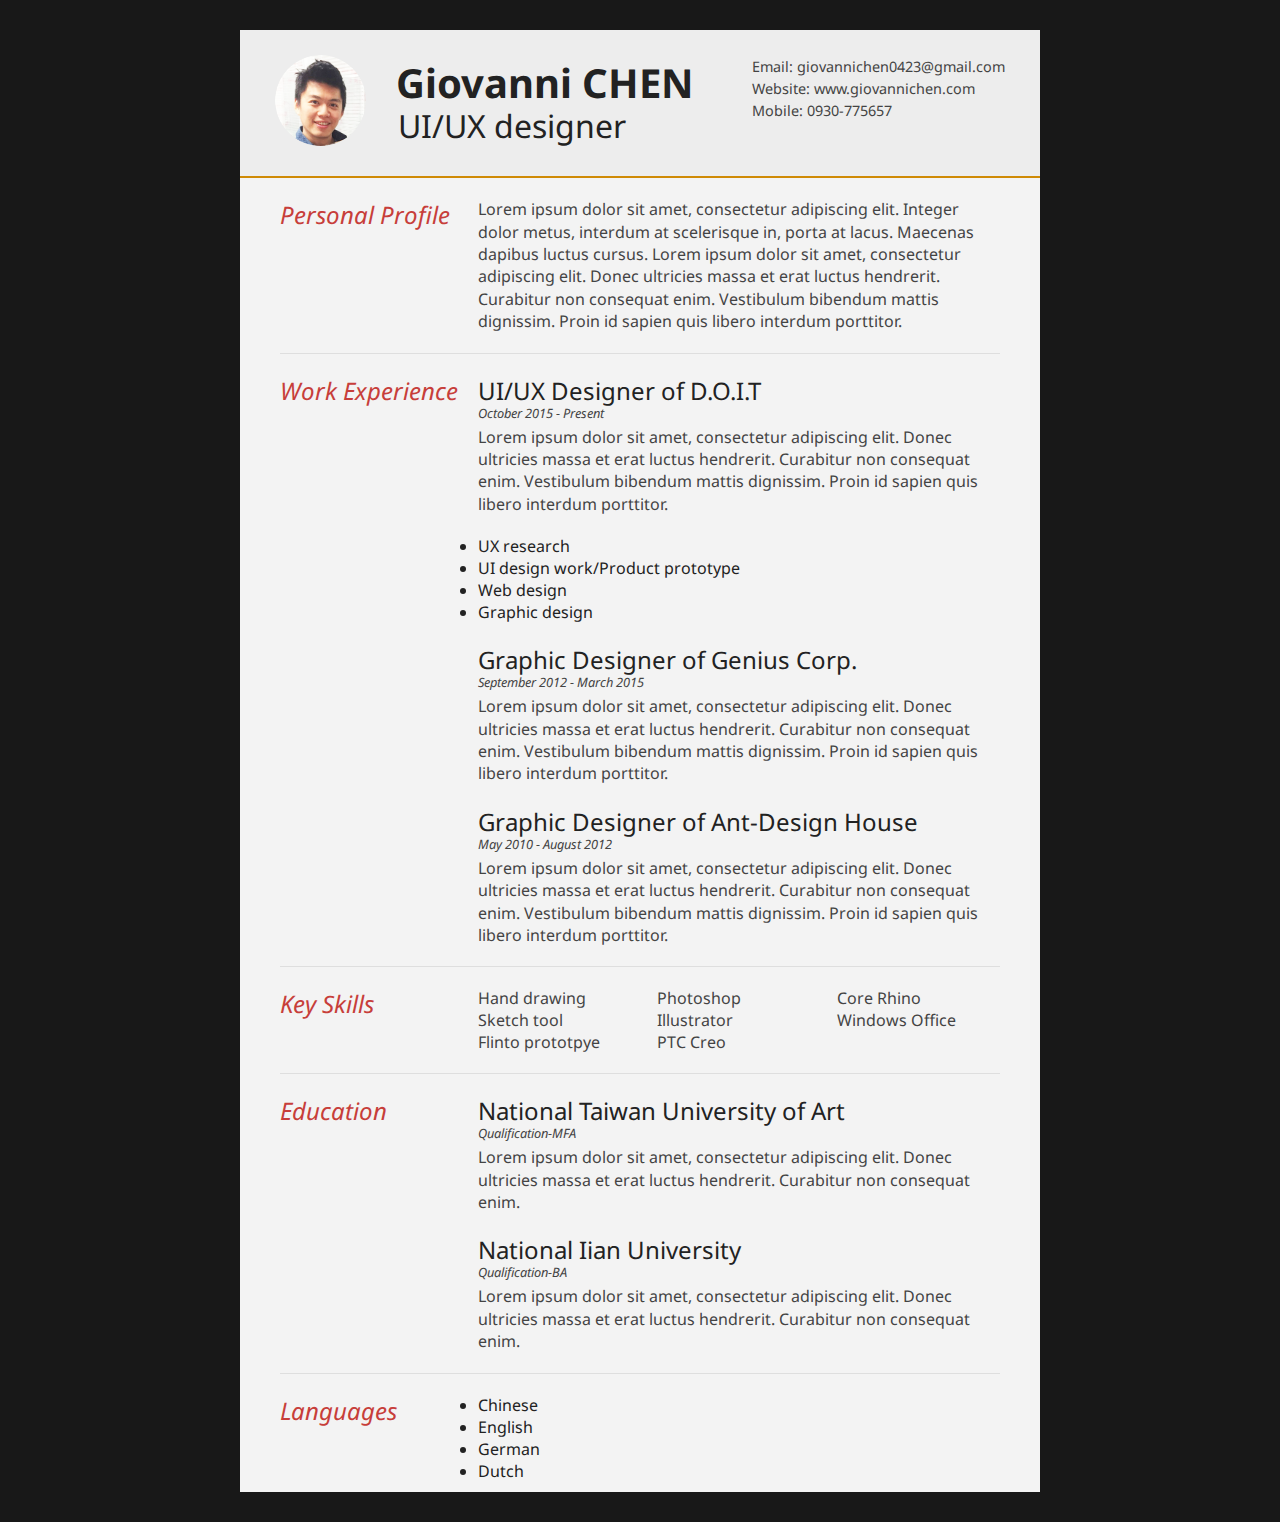
<file: index.html>
<!DOCTYPE html>
<html>
<head>
<title>Giovanni's Resume</title>

<meta name="viewport" content="width=device-width"/>
<meta charset="UTF-8"> 
<meta name="description" content="Giovanni's Blog"/>

<link href="style.css" type="text/css" rel="stylesheet">
<link href='https://fonts.googleapis.com/css?family=Noto+Sans' rel='stylesheet' type='text/css'>

<!--[if lt IE 9]>
<script src="//html5shiv.googlecode.com/svn/trunk/html5.js"></script>
<![endif]-->
</head>
<body id="top">
<div id="cv" class="instaFade">
	<div class="mainDetails">
		<div id="headshot" class="quickFade">
			<img src="headshot.png" alt="Alan Smith" />
		</div>
		
		<div id="name">
			<h1 class="quickFade delayTwo">Giovanni CHEN</h1>
			<h2 class="quickFade delayThree">UI/UX designer</h2>
		</div>
		
		<div id="contactDetails" class="quickFade delayFour">
			<ul>
				<li>Email: <a href="mailto:giovannichen0423@gmail.com" target="_blank">giovannichen0423@gmail.com</a></li>
				<li>Website: <a href="http://www.giovannichen.com">www.giovannichen.com</a></li>
				<li>Mobile: 0930-775657</li>
			</ul>
		</div>
		<div class="clear"></div>
	</div>
	
	<div id="mainArea" class="quickFade delayFive">
		<section>
			<article>
				<div class="sectionTitle">
					<h1>Personal Profile</h1>
				</div>
				
				<div class="sectionContent">
					<p>Lorem ipsum dolor sit amet, consectetur adipiscing elit. Integer dolor metus, interdum at scelerisque in, porta at lacus. Maecenas dapibus luctus cursus. Lorem ipsum dolor sit amet, consectetur adipiscing elit. Donec ultricies massa et erat luctus hendrerit. Curabitur non consequat enim. Vestibulum bibendum mattis dignissim. Proin id sapien quis libero interdum porttitor.
					</p>
				</div>
			</article>
			<div class="clear"></div>
		</section>
		
		
		<section>
			<div class="sectionTitle">
				<h1>Work Experience</h1>
			</div>
			
			<div class="sectionContent">
				<article>
					<h2>UI/UX Designer of D.O.I.T</h2>
					<p class="subDetails">October 2015 - Present</p>
					<p>Lorem ipsum dolor sit amet, consectetur adipiscing elit. Donec ultricies massa et erat luctus hendrerit. Curabitur non consequat enim. Vestibulum bibendum mattis dignissim. Proin id sapien quis libero interdum porttitor.
                    <ul>
	                    <li>UX research</li>
	                    <li>UI design work/Product prototype</li>
	                    <li>Web design</li>
	                    <li>Graphic design</li>
                    </ul>
					</p>
				</article>
				
				<article>
					<h2>Graphic Designer of Genius Corp.</h2>
					<p class="subDetails">September 2012 - March 2015</p>
					<p>Lorem ipsum dolor sit amet, consectetur adipiscing elit. Donec ultricies massa et erat luctus hendrerit. Curabitur non consequat enim. Vestibulum bibendum mattis dignissim. Proin id sapien quis libero interdum porttitor.</p>
				</article>
				
				<article>
					<h2>Graphic Designer of Ant-Design House</h2>
					<p class="subDetails">May 2010 - August 2012</p>
					<p>Lorem ipsum dolor sit amet, consectetur adipiscing elit. Donec ultricies massa et erat luctus hendrerit. Curabitur non consequat enim. Vestibulum bibendum mattis dignissim. Proin id sapien quis libero interdum porttitor.</p>
				</article>
			</div>
			<div class="clear"></div>
		</section>
		
		
		<section>
			<div class="sectionTitle">
				<h1>Key Skills</h1>
			</div>
			
			<div class="sectionContent">
				<ul class="keySkills">
					<li>Hand drawing</li>
					<li>Sketch tool</li>
					<li>Flinto prototpye</li>
					<li>Photoshop</li>
					<li>Illustrator</li>
					<li>PTC Creo</li>
					<li>Core Rhino</li>
					<li>Windows Office</li>
				</ul>
			</div>
			<div class="clear"></div>
		</section>
		
		
		<section>
			<div class="sectionTitle">
				<h1>Education</h1>
			</div>
			
			<div class="sectionContent">
				<article>
					<h2>National Taiwan University of Art</h2>
					<p class="subDetails">Qualification-MFA</p>
					<p>Lorem ipsum dolor sit amet, consectetur adipiscing elit. Donec ultricies massa et erat luctus hendrerit. Curabitur non consequat enim.</p>
				</article>
				
				<article>
					<h2>National Iian University</h2>
					<p class="subDetails">Qualification-BA</p>
					<p>Lorem ipsum dolor sit amet, consectetur adipiscing elit. Donec ultricies massa et erat luctus hendrerit. Curabitur non consequat enim.</p>
				</article>
			</div>
			<div class="clear"></div>
		</section>


				<section>
			<div class="sectionTitle">
				<h1>Languages</h1>
			</div>
			
			<div class="sectionContent">
				<ul class="Languages">
					<li>Chinese</li>
					<li>English</li>
					<li>German</li>
					<li>Dutch</li>
				</ul>
			</div>
			<div class="clear"></div>
		</section>
		
	</div>
</div>
<script type="text/javascript">
var gaJsHost = (("https:" == document.location.protocol) ? "https://ssl." : "http://www.");
document.write(unescape("%3Cscript src='" + gaJsHost + "google-analytics.com/ga.js' type='text/javascript'%3E%3C/script%3E"));
</script>
<script type="text/javascript">
var pageTracker = _gat._getTracker("");
pageTracker._initData();
pageTracker._trackPageview();
</script>
</body>
</html>
</file>
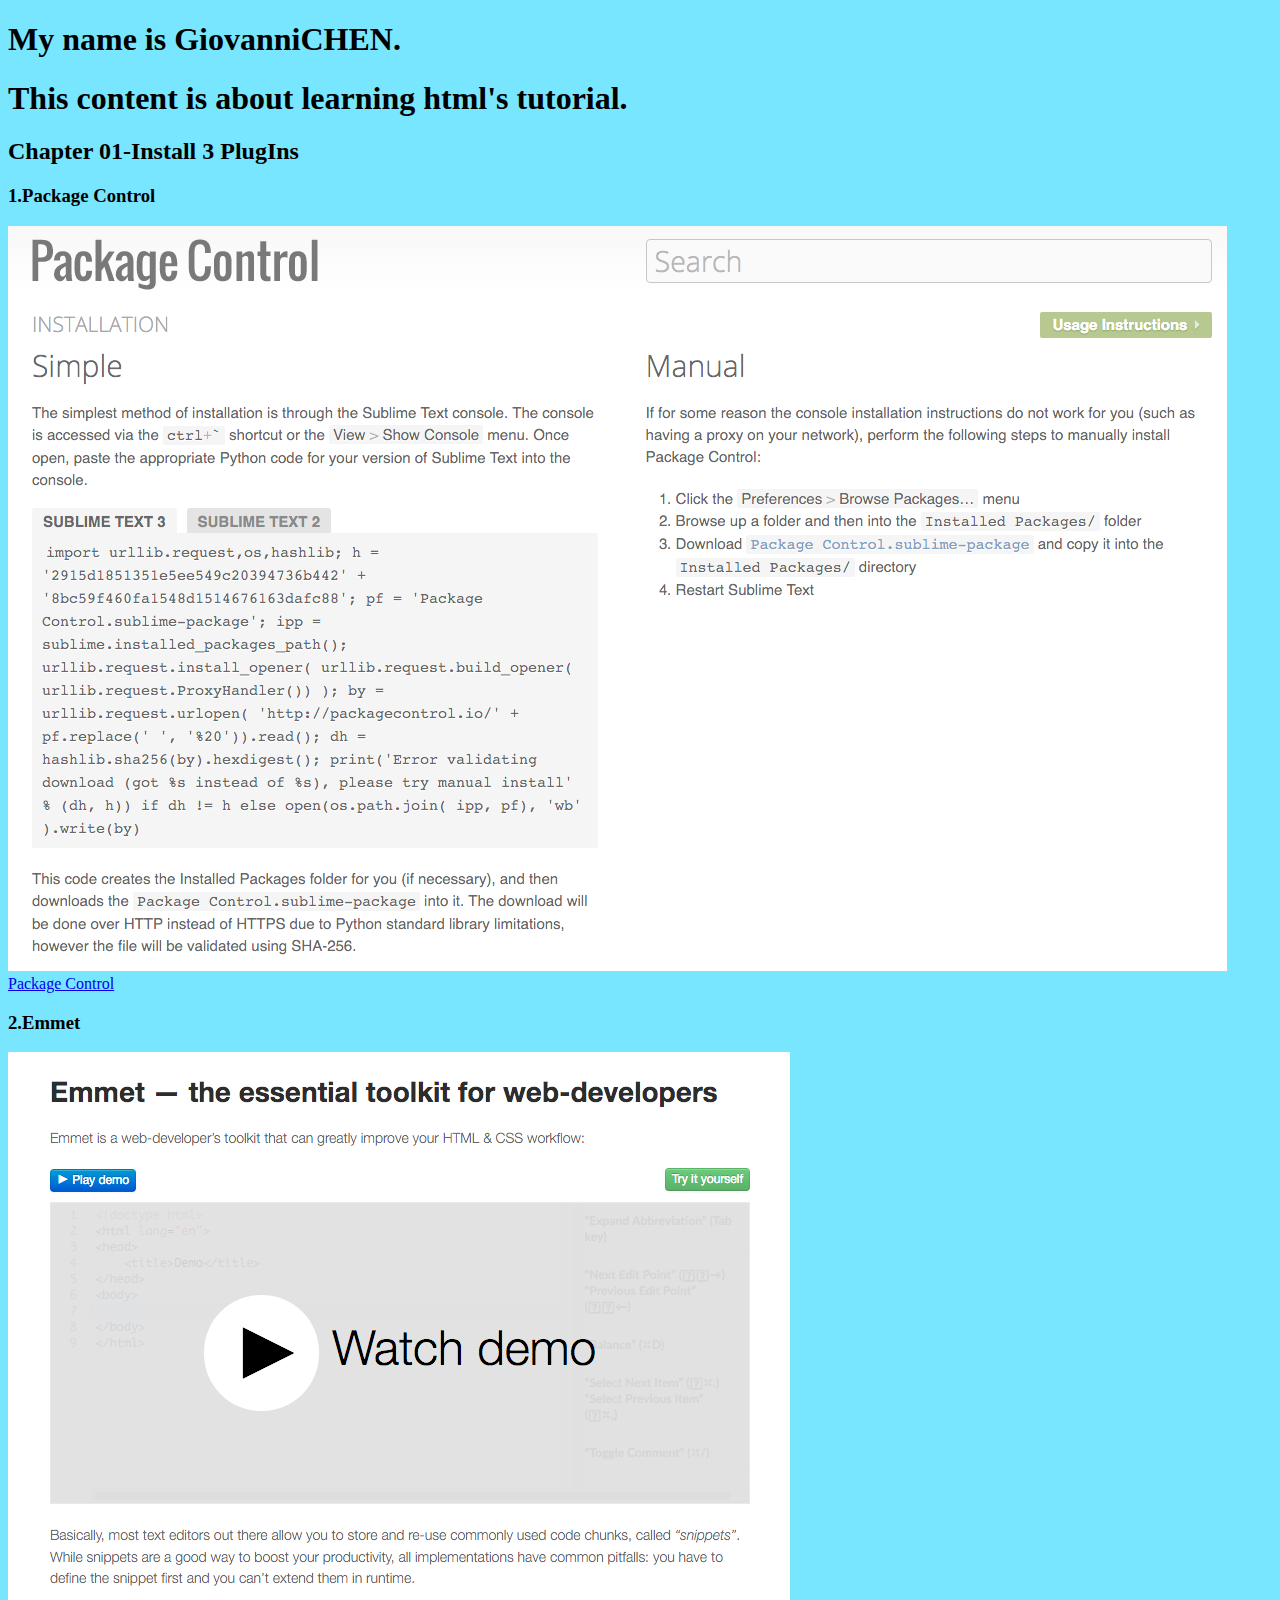
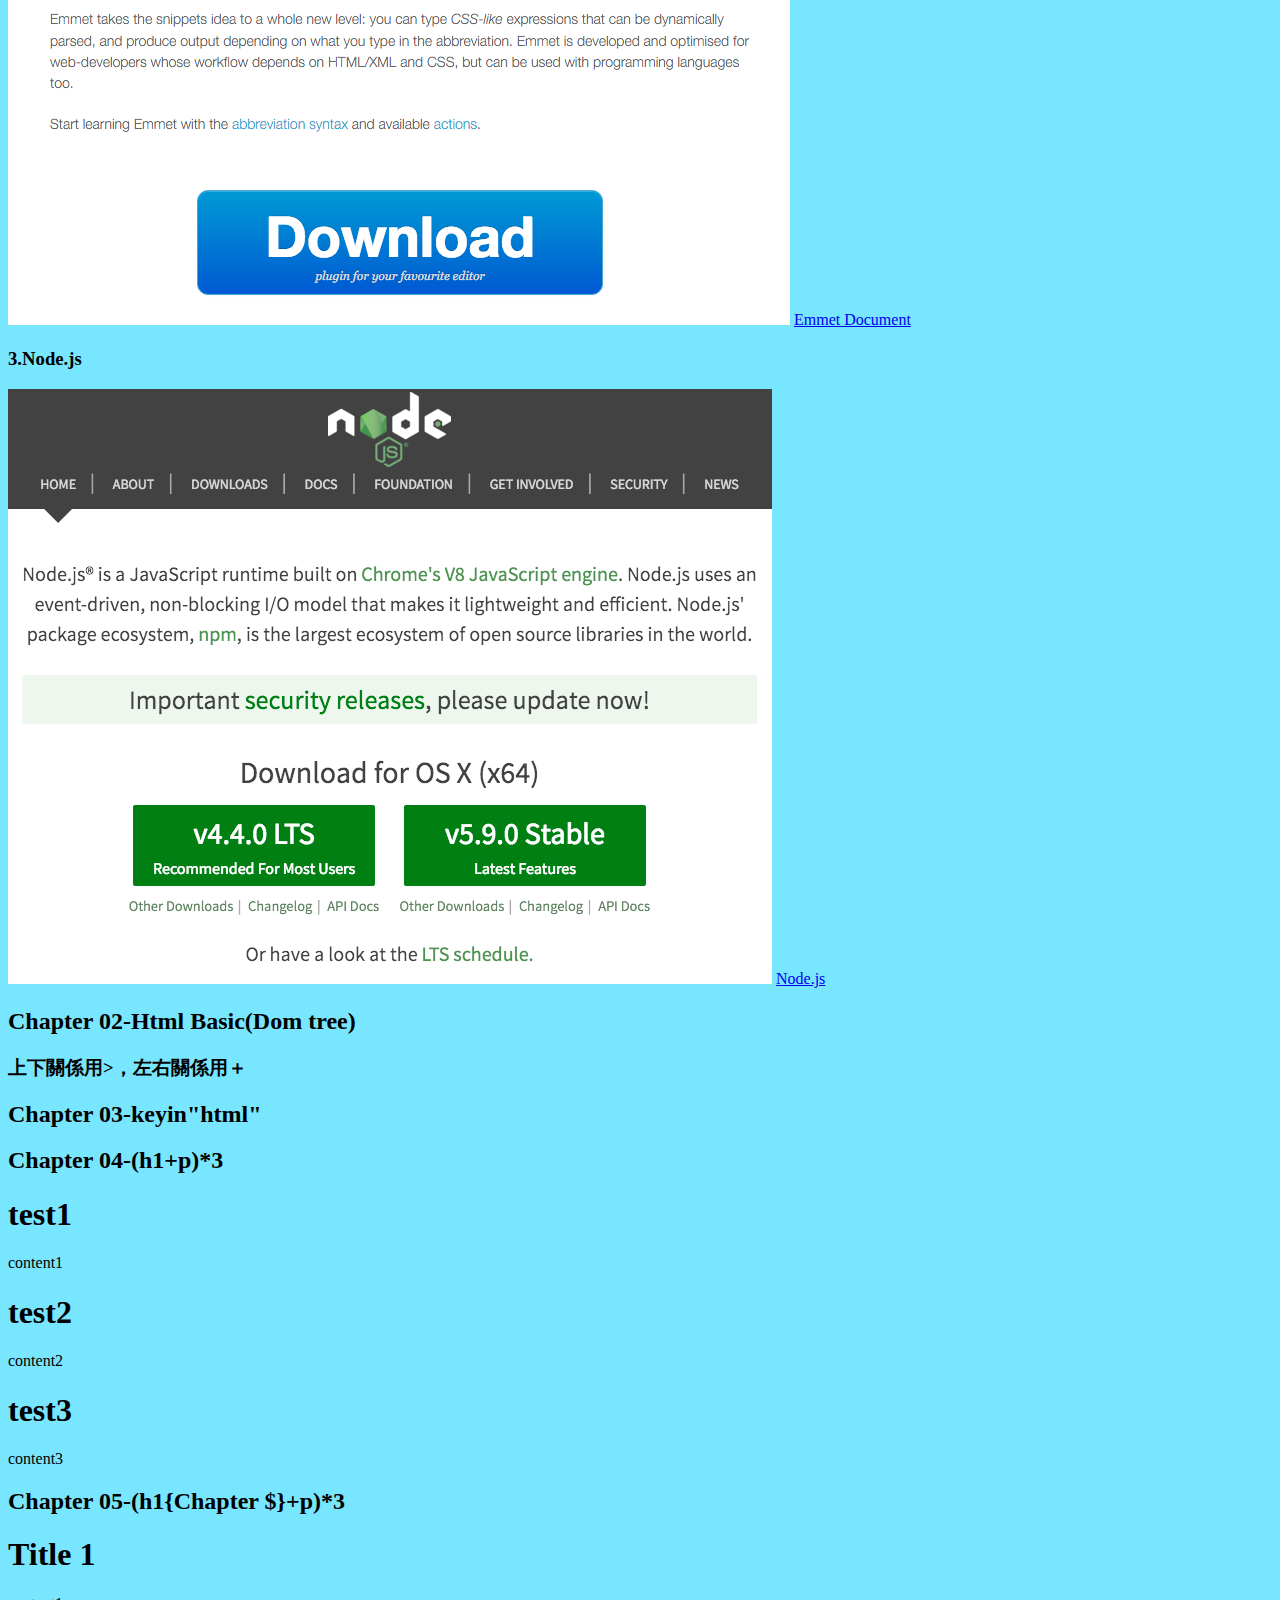
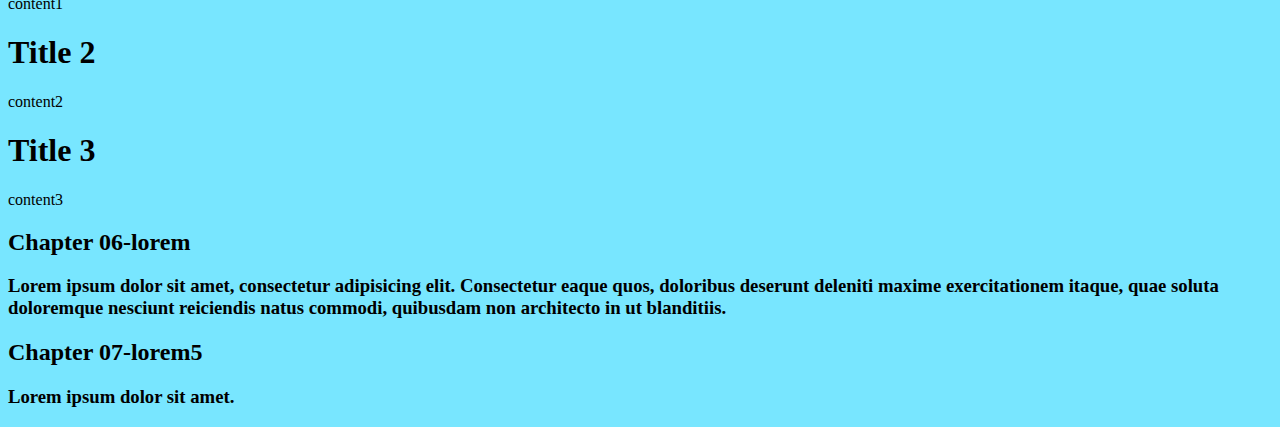
<file: basichtmltutorial/basichtmltutorial0312.html>
<!DOCTYPE html>
<html lang="en">

<head>
    <meta charset="UTF-8">
    <title>basichtmltutorial</title>
</head>

<body bgcolor="#78e6ff">
    <p>
        <h1>My name is GiovanniCHEN.</h1>
        <h1>This content is about learning html's tutorial.</h1>
        <h2>Chapter 01-Install 3 PlugIns</h2>
        <h3>1.Package Control</h3>
        <img src="img/Package Install.png"></img>
        <a href="https://packagecontrol.io/installation">Package Control</a>
        <h3>2.Emmet</h2>
        <img src="img/Emmet Install.png"></img>
        <a href="http://docs.emmet.io/">Emmet Document</a>
        <h3>3.Node.js</h3>
        <img src="img/node.js Install.png"></img>
        <a href="https://nodejs.org/en/">Node.js</a>
        <h2>Chapter 02-Html Basic(Dom tree)</h2>
        <h3>上下關係用>，左右關係用＋</h3>
        <h2>Chapter 03-keyin"html"</h2>
        <h2>Chapter 04-(h1+p)*3</h2>
        <h1>test1</h1>
        <p>content1</p>
        <h1>test2</h1>
        <p>content2</p>
        <h1>test3</h1>
        <p>content3</p>
        <h2>Chapter 05-(h1{Chapter $}+p)*3</h2>
        <h1>Title 1</h1>
        <p>content1</p>
        <h1>Title 2</h1>
        <p>content2</p>
        <h1>Title 3</h1>
        <p>content3</p>
        <h2>Chapter 06-lorem</h2>
        <h3>Lorem ipsum dolor sit amet, consectetur adipisicing elit. Consectetur eaque quos, doloribus deserunt deleniti maxime exercitationem itaque, quae soluta doloremque nesciunt reiciendis natus commodi, quibusdam non architecto in ut blanditiis.</h3>
        <h2>Chapter 07-lorem5</h2>
        <h3>Lorem ipsum dolor sit amet.</h3>
    </p>
</body>

</html>
</file>
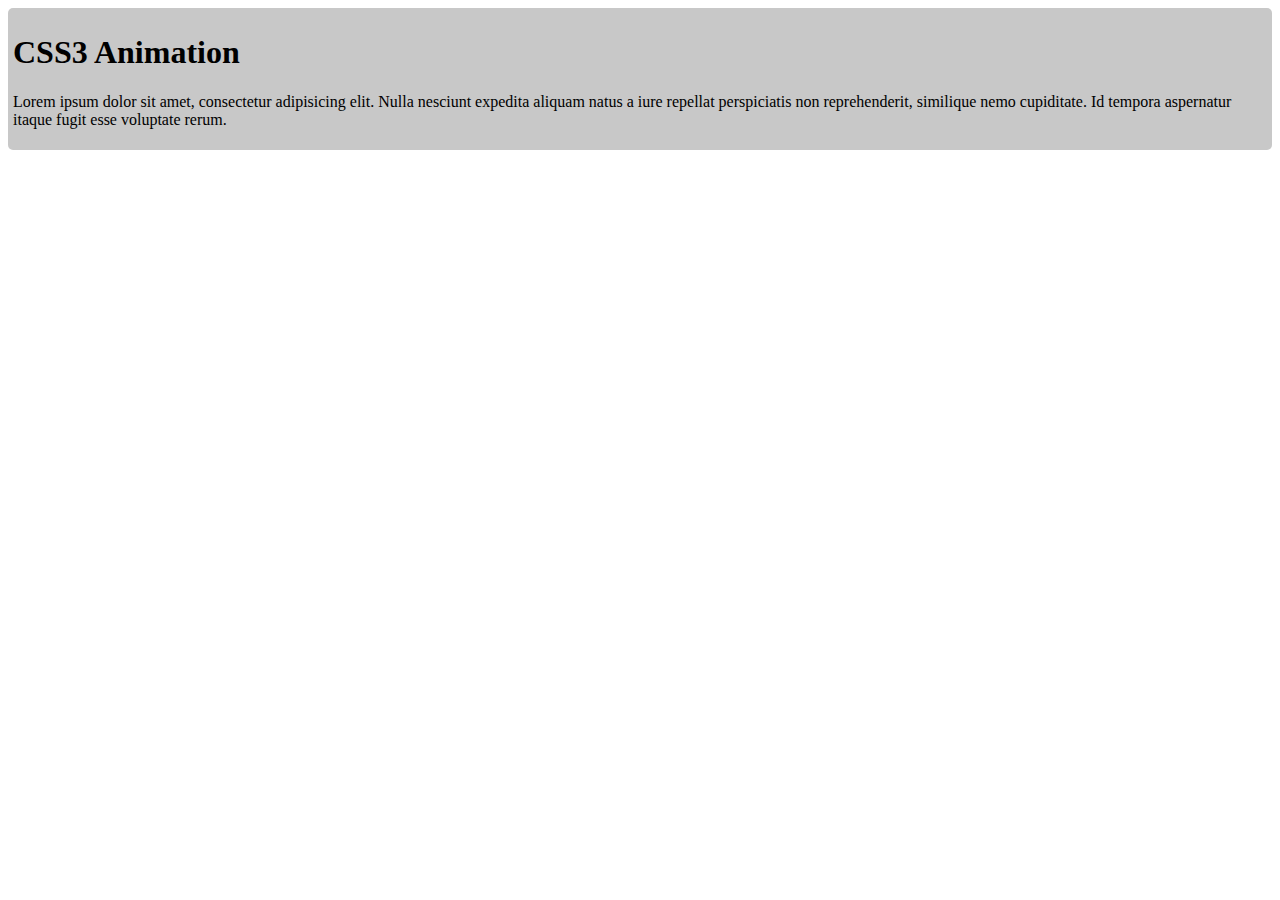
<file: fadeinainmation/fadeIn.html>
<!DOCTYPE html>
<html lang="en">
<head>
	<meta charset="UTF-8">
	<meta http-equiv="X-UA-Compatible" content="IE=edge,chrome=1">
	<meta name="renderer" content="webkit">
	<meta name="viewport" content="width=device-width, user-scalable=no, initial-scale=1.0, maximum-scale=1.0, minimum-scale=1.0">
	<meta name="author" content="NTU CSIE Information System Training Course">
	<meta name="keywords" content="Keyword 1,Keyword 2">
	<meta name="description" content="description">
	<link rel="shortcut icon" type="image/x-icon" href="/favicon.ico">
	<link rel="apple-touch-icon" href="/favicon.png">
	<link rel="stylesheet" href="animate.min.css">
	<title>CSS3 fadeIn animation</title>
</head>
<body>
	<div class="jumptron">
		<h1>CSS3 Animation</h1>
		<p>Lorem ipsum dolor sit amet, consectetur adipisicing elit. Nulla nesciunt expedita aliquam natus a iure repellat perspiciatis non reprehenderit, similique nemo cupiditate. Id tempora aspernatur itaque fugit esse voluptate rerum.</p>
	</div>
	<div class="container">
    <div class="box fade-in one">box 01</div>
    <div class="box fade-in two">box 02</div>
    <div class="box fade-in three">box 03</div>
  </div>
</body>
</html>
</file>
<file: style.css>
html,body,div,span,object,iframe,h1,h2,h3,h4,h5,h6,p,blockquote,pre,abbr,address,cite,code,del,dfn,em,img,ins,kbd,q,samp,small,strong,sub,sup,var,b,i,dl,dt,dd,ol,ul,li,fieldset,form,label,legend,table,caption,tbody,tfoot,thead,tr,th,td,article,aside,canvas,details,figcaption,figure,footer,header,hgroup,menu,nav,section,summary,time,mark,audio,video {
border:0;
font:inherit;
font-size:100%;
margin:0;
padding:0;
vertical-align:baseline;
}

article,aside,details,figcaption,figure,footer,header,hgroup,menu,nav,section {
display:block;
}

html, body {background: #181818; font-family: 'Noto Sans', sans-serif; font-size: 16px; color: #222;}

.clear {clear: both;}

p {
	font-size: 1em;
	line-height: 1.4em;
	margin-bottom: 20px;
	color: #444;
}

#cv {
	width: 90%;
	max-width: 800px;
	background: #f3f3f3;
	margin: 30px auto;
}

.mainDetails {
	padding: 25px 35px;
	border-bottom: 2px solid #cf8a05;
	background: #ededed;
}

#name h1 {
	font-size: 2.5em;
	font-weight: 700;
	font-family: 'Noto Sans', sans-serif;
	margin-bottom: -6px;
}

#name h2 {
	font-size: 2em;
	margin-left: 2px;
	font-family: 'Noto Sans', sans-serif;
}

#mainArea {
	padding: 0 40px;
}

#headshot {
	width: 12.5%;
	float: left;
	margin-right: 30px;
}

#headshot img {
	width: 100%;
	height: auto;
	-webkit-border-radius: 50px;
	border-radius: 50px;
}

#name {
	float: left;
}

#contactDetails {
	float: right;
}

#contactDetails ul {
	list-style-type: none;
	font-size: 0.9em;
	margin-top: 2px;
}

#contactDetails ul li {
	margin-bottom: 3px;
	color: #444;
}

#contactDetails ul li a, a[href^=tel] {
	color: #444; 
	text-decoration: none;
	-webkit-transition: all .3s ease-in;
	-moz-transition: all .3s ease-in;
	-o-transition: all .3s ease-in;
	-ms-transition: all .3s ease-in;
	transition: all .3s ease-in;
}

#contactDetails ul li a:hover { 
	color: #cf8a05;
}


section {
	border-top: 1px solid #dedede;
	padding: 20px 0 0;
}

section:first-child {
	border-top: 0;
}

section:last-child {
	padding: 20px 0 10px;
}

.sectionTitle {
	float: left;
	width: 25%;
}

.sectionContent {
	float: right;
	width: 72.5%;
}

.sectionTitle h1 {
	font-family: 'Noto Sans', sans-serif;
	font-style: italic;
	font-size: 1.5em;
	color: #C73E3A;
}

.sectionContent h2 {
	font-family: 'Noto Sans', sans-serif;
	font-size: 1.5em;
	margin-bottom: -2px;
}

.subDetails {
	font-size: 0.8em;
	font-style: italic;
	margin-bottom: 3px;
}

.keySkills {
	list-style-type: none;
	-moz-column-count:3;
	-webkit-column-count:3;
	column-count:3;
	margin-bottom: 20px;
	font-size: 1em;
	color: #444;
}

.keySkills ul li {
	margin-bottom: 3px;
}

@media all and (min-width: 602px) and (max-width: 800px) {
	#headshot {
		display: none;
	}
	
	.keySkills {
	-moz-column-count:2;
	-webkit-column-count:2;
	column-count:2;
	}
}

@media all and (max-width: 601px) {
	#cv {
		width: 95%;
		margin: 10px auto;
		min-width: 280px;
	}
	
	#headshot {
		display: none;
	}
	
	#name, #contactDetails {
		float: none;
		width: 100%;
		text-align: center;
	}
	
	.sectionTitle, .sectionContent {
		float: none;
		width: 100%;
	}
	
	.sectionTitle {
		margin-left: -2px;
		font-size: 1.25em;
	}
	
	.keySkills {
		-moz-column-count:2;
		-webkit-column-count:2;
		column-count:2;
	}
}

@media all and (max-width: 480px) {
	.mainDetails {
		padding: 15px 15px;
	}
	
	section {
		padding: 15px 0 0;
	}
	
	#mainArea {
		padding: 0 25px;
	}

	
	.keySkills {
	-moz-column-count:1;
	-webkit-column-count:1;
	column-count:1;
	}
	
	#name h1 {
		line-height: .8em;
		margin-bottom: 4px;
	}
}

@media print {
    #cv {
        width: 100%;
    }
}

@-webkit-keyframes reset {
	0% {
		opacity: 0;
	}
	100% {
		opacity: 0;
	}
}

@-webkit-keyframes fade-in {
	0% {
		opacity: 0;
	}
	40% {
		opacity: 0;
	}
	100% {
		opacity: 1;
	}
}

@-moz-keyframes reset {
	0% {
		opacity: 0;
	}
	100% {
		opacity: 0;
	}
}

@-moz-keyframes fade-in {
	0% {
		opacity: 0;
	}
	40% {
		opacity: 0;
	}
	100% {
		opacity: 1;
	}
}

@keyframes reset {
	0% {
		opacity: 0;
	}
	100% {
		opacity: 0;
	}
}

@keyframes fade-in {
	0% {
		opacity: 0;
	}
	40% {
		opacity: 0;
	}
	100% {
		opacity: 1;
	}
}

.instaFade {
    -webkit-animation-name: reset, fade-in;
    -webkit-animation-duration: 1.5s;
    -webkit-animation-timing-function: ease-in;
	
	-moz-animation-name: reset, fade-in;
    -moz-animation-duration: 1.5s;
    -moz-animation-timing-function: ease-in;
	
	animation-name: reset, fade-in;
    animation-duration: 1.5s;
    animation-timing-function: ease-in;
}

.quickFade {
    -webkit-animation-name: reset, fade-in;
    -webkit-animation-duration: 2.5s;
    -webkit-animation-timing-function: ease-in;
	
	-moz-animation-name: reset, fade-in;
    -moz-animation-duration: 2.5s;
    -moz-animation-timing-function: ease-in;
	
	animation-name: reset, fade-in;
    animation-duration: 2.5s;
    animation-timing-function: ease-in;
}
 
.delayOne {
	-webkit-animation-delay: 0, .5s;
	-moz-animation-delay: 0, .5s;
	animation-delay: 0, .5s;
}

.delayTwo {
	-webkit-animation-delay: 0, 1s;
	-moz-animation-delay: 0, 1s;
	animation-delay: 0, 1s;
}

.delayThree {
	-webkit-animation-delay: 0, 1.5s;
	-moz-animation-delay: 0, 1.5s;
	animation-delay: 0, 1.5s;
}

.delayFour {
	-webkit-animation-delay: 0, 2s;
	-moz-animation-delay: 0, 2s;
	animation-delay: 0, 2s;
}

.delayFive {
	-webkit-animation-delay: 0, 2.5s;
	-moz-animation-delay: 0, 2.5s;
	animation-delay: 0, 2.5s;
}
</file>
